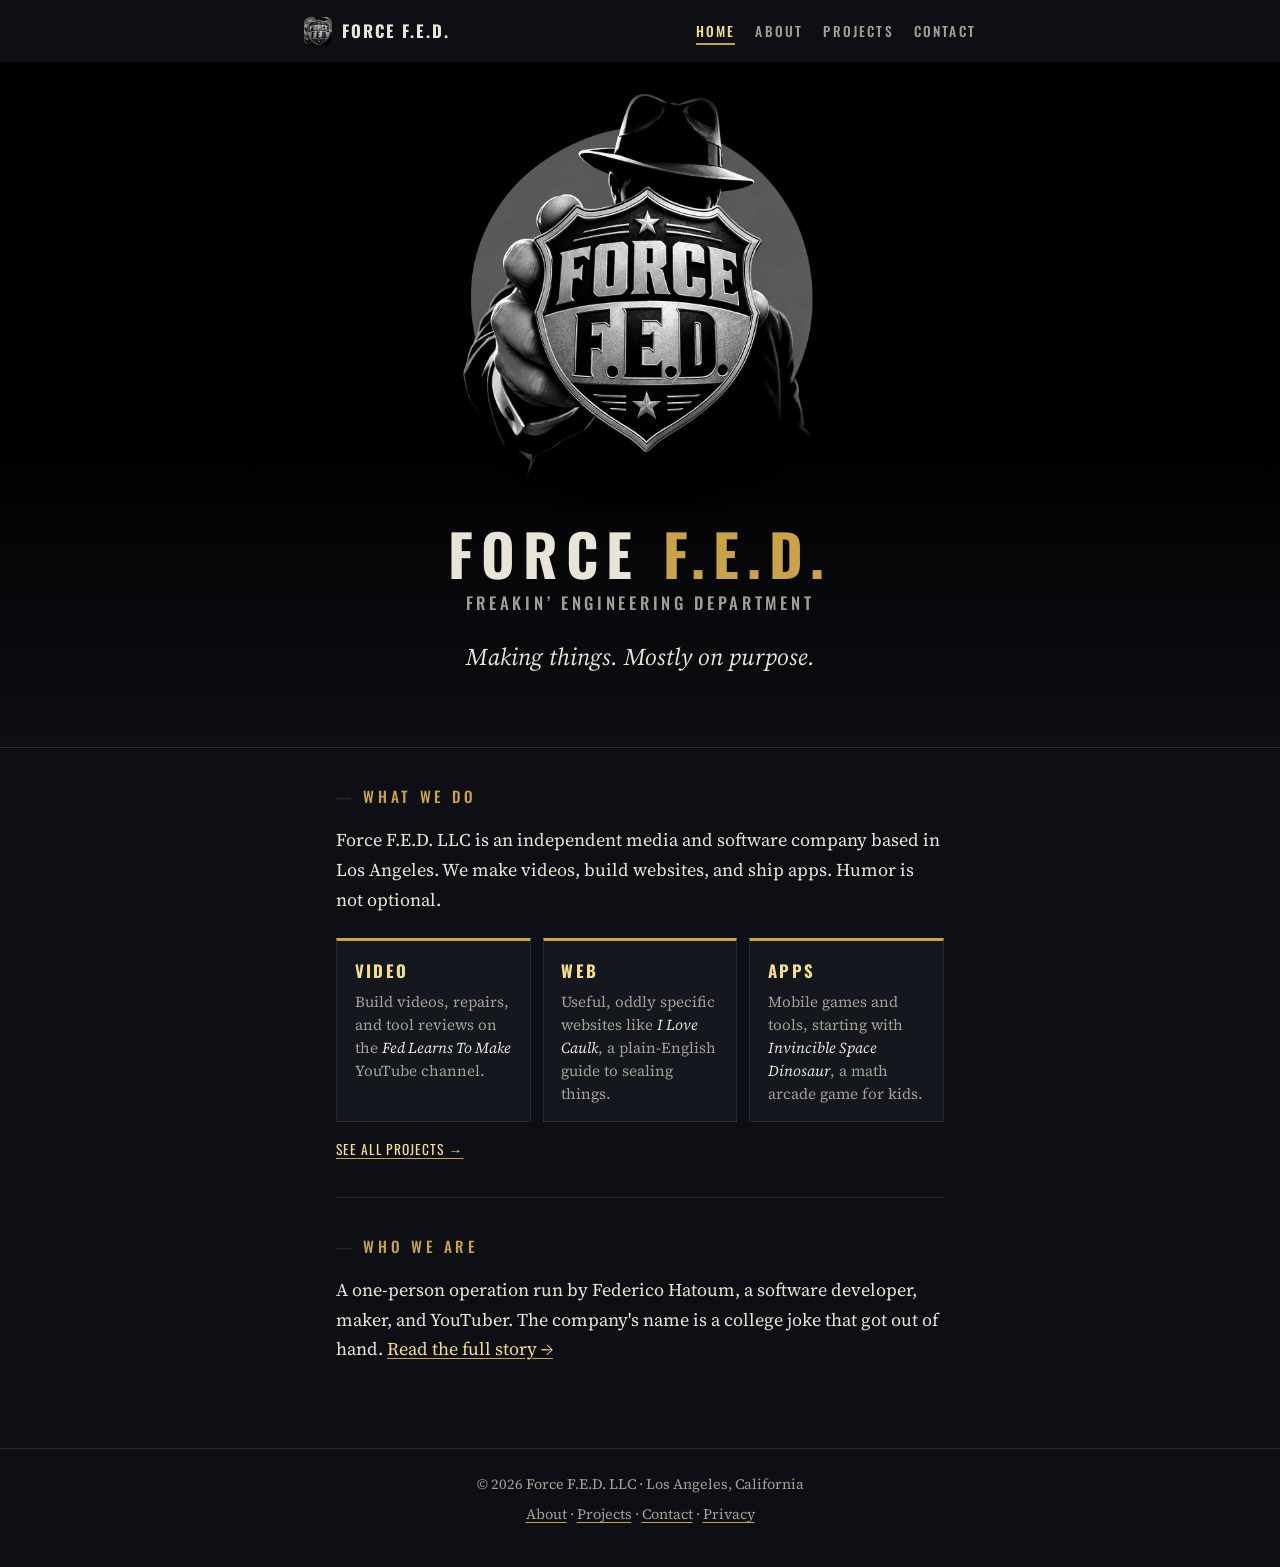
<file: index.html>
<!doctype html>
<html lang="en">
<head>
  <meta charset="utf-8">
  <meta name="viewport" content="width=device-width, initial-scale=1">
  <title>Force F.E.D. LLC</title>
  <meta name="description" content="Force F.E.D. LLC, the Freakin' Engineering Department: an independent media and software company in Los Angeles making videos, websites, and apps.">
  <link rel="icon" type="image/png" href="/favicon.png">
  <link rel="apple-touch-icon" href="/favicon.png">
  <link rel="canonical" href="https://forcefed.com/">
  <meta property="og:title" content="Force F.E.D. LLC">
  <meta property="og:description" content="Force F.E.D. LLC, the Freakin' Engineering Department: an independent media and software company in Los Angeles making videos, websites, and apps.">
  <meta property="og:url" content="https://forcefed.com/">
  <meta property="og:image" content="https://forcefed.com/logo.webp">
  <meta property="og:type" content="website">
  <link rel="preconnect" href="https://fonts.googleapis.com">
  <link rel="preconnect" href="https://fonts.gstatic.com" crossorigin>
  <link href="https://fonts.googleapis.com/css2?family=Oswald:wght@500;700&family=Source+Serif+4:ital,opsz,wght@0,8..60,400;0,8..60,600;1,8..60,400&display=swap" rel="stylesheet">
  <link rel="stylesheet" href="/styles.css?v=4">
</head>
<body>
  <nav class="nav" aria-label="Main">
    <a class="nav-brand" href="/">
      <img src="/favicon.png" width="28" height="28" alt="">
      <span>Force <span class="dots">F.E.D.</span></span>
    </a>
    <ul class="nav-links">
      <li><a href="/" aria-current="page">Home</a></li>
      <li><a href="/about/">About</a></li>
      <li><a href="/projects/">Projects</a></li>
      <li><a href="/contact/">Contact</a></li>
    </ul>
  </nav>

  <header class="hero">
    <div class="hero-inner">
      <img class="logo" src="/logo.webp" width="1254" height="1254" alt="Force F.E.D. badge held up by a figure in a fedora">
      <h1 class="wordmark">Force <span class="dots">F.E.D.</span></h1>
      <p class="acronym">Freakin&rsquo; Engineering Department</p>
      <p class="tagline" id="tagline">Making things. Mostly on purpose.</p>
    </div>
  </header>

  <main>
    <section class="section">
      <h2>What we do</h2>
      <p>
        Force F.E.D. LLC is an independent media and software company based in Los Angeles.
        We make videos, build websites, and ship apps. Humor is not optional.
      </p>
      <div class="pillars">
        <a class="pillar" href="/projects/#fed-learns-to-make">
          <h3>Video</h3>
          <p>Build videos, repairs, and tool reviews on the <em>Fed Learns To Make</em> YouTube channel.</p>
        </a>
        <a class="pillar" href="/projects/#i-love-caulk">
          <h3>Web</h3>
          <p>Useful, oddly specific websites like <em>I Love Caulk</em>, a plain-English guide to sealing things.</p>
        </a>
        <a class="pillar" href="/projects/#invincible-space-dinosaur">
          <h3>Apps</h3>
          <p>Mobile games and tools, starting with <em>Invincible Space Dinosaur</em>, a math arcade game for kids.</p>
        </a>
      </div>
      <p class="more"><a href="/projects/">See all projects &rarr;</a></p>
    </section>

    <section class="section">
      <h2>Who we are</h2>
      <p>
        A one-person operation run by Federico Hatoum, a software developer, maker, and
        YouTuber. The company's name is a college joke that got out of hand.
        <a href="/about/">Read the full story &rarr;</a>
      </p>
    </section>
  </main>

  <footer class="footer">
    <p>&copy; <span class="year">2026</span> Force F.E.D. LLC &middot; Los Angeles, California</p>
    <p class="footer-links">
      <a href="/about/">About</a> &middot;
      <a href="/projects/">Projects</a> &middot;
      <a href="/contact/">Contact</a> &middot;
      <a href="/privacy/">Privacy</a>
    </p>
  </footer>
  <script>
    document.querySelectorAll('.year').forEach(function (e) { e.textContent = new Date().getFullYear(); });
  </script>

  <script>
    // Rotating taglines: the first always leads a cycle; the rest are shuffled
    // without replacement until all have shown, then the cycle restarts.
    (function () {
      var TAGLINES = [
        "Making things. Mostly on purpose.",
        "Setting standards nobody asked for.",
        "We've thought of everything. Except that.",
        "Excellence through trial, error, and denial.",
        "Our brilliance speaks for itself. Non-stop.",
        "Confidence far exceeding expectations.",
        "Our reputation precedes us. We apologize.",
        "We have a plan. It's adorable.",
        "If it ain't broke, we can fix it.",
        "Overengineering the unnecessary since day one.",
        "Please remain impressed.",
        "We're so great, we take our breath away.",
        "Officially recognized by ourselves.",
        "We mostly know exactly what we're doing. Mostly.",
        "No idea too small to overcomplicate.",
        "A proud tradition of recent accomplishments.",
        "Pioneering solutions to imaginary problems.",
        "Exceeding our own low expectations."
      ];
      var HOLD_MS = 10000;
      var FADE_MS = 600;

      var el = document.getElementById('tagline');
      var queue = [];

      function shuffle(arr) {
        for (var i = arr.length - 1; i> 0; i--) {
          var j = Math.floor(Math.random() * (i + 1));
          var t = arr[i]; arr[i] = arr[j]; arr[j] = t;
        }
        return arr;
      }

      function nextCycle() {
        queue = [TAGLINES[0]].concat(shuffle(TAGLINES.slice(1)));
      }

      function next() {
        if (queue.length === 0) nextCycle();
        return queue.shift();
      }

      // The first tagline is already in the HTML; consume it so the cycle continues from it.
      nextCycle();
      queue.shift();

      var reduceMotion = window.matchMedia &&
        window.matchMedia('(prefers-reduced-motion: reduce)').matches;

      function show(text) {
        if (reduceMotion) { el.textContent = text; return; }
        el.classList.add('is-fading');
        setTimeout(function () {
          el.textContent = text;
          el.classList.remove('is-fading');
        }, FADE_MS);
      }

      setInterval(function () { show(next()); }, HOLD_MS);
    })();
  </script>
</body>
</html>
</file>
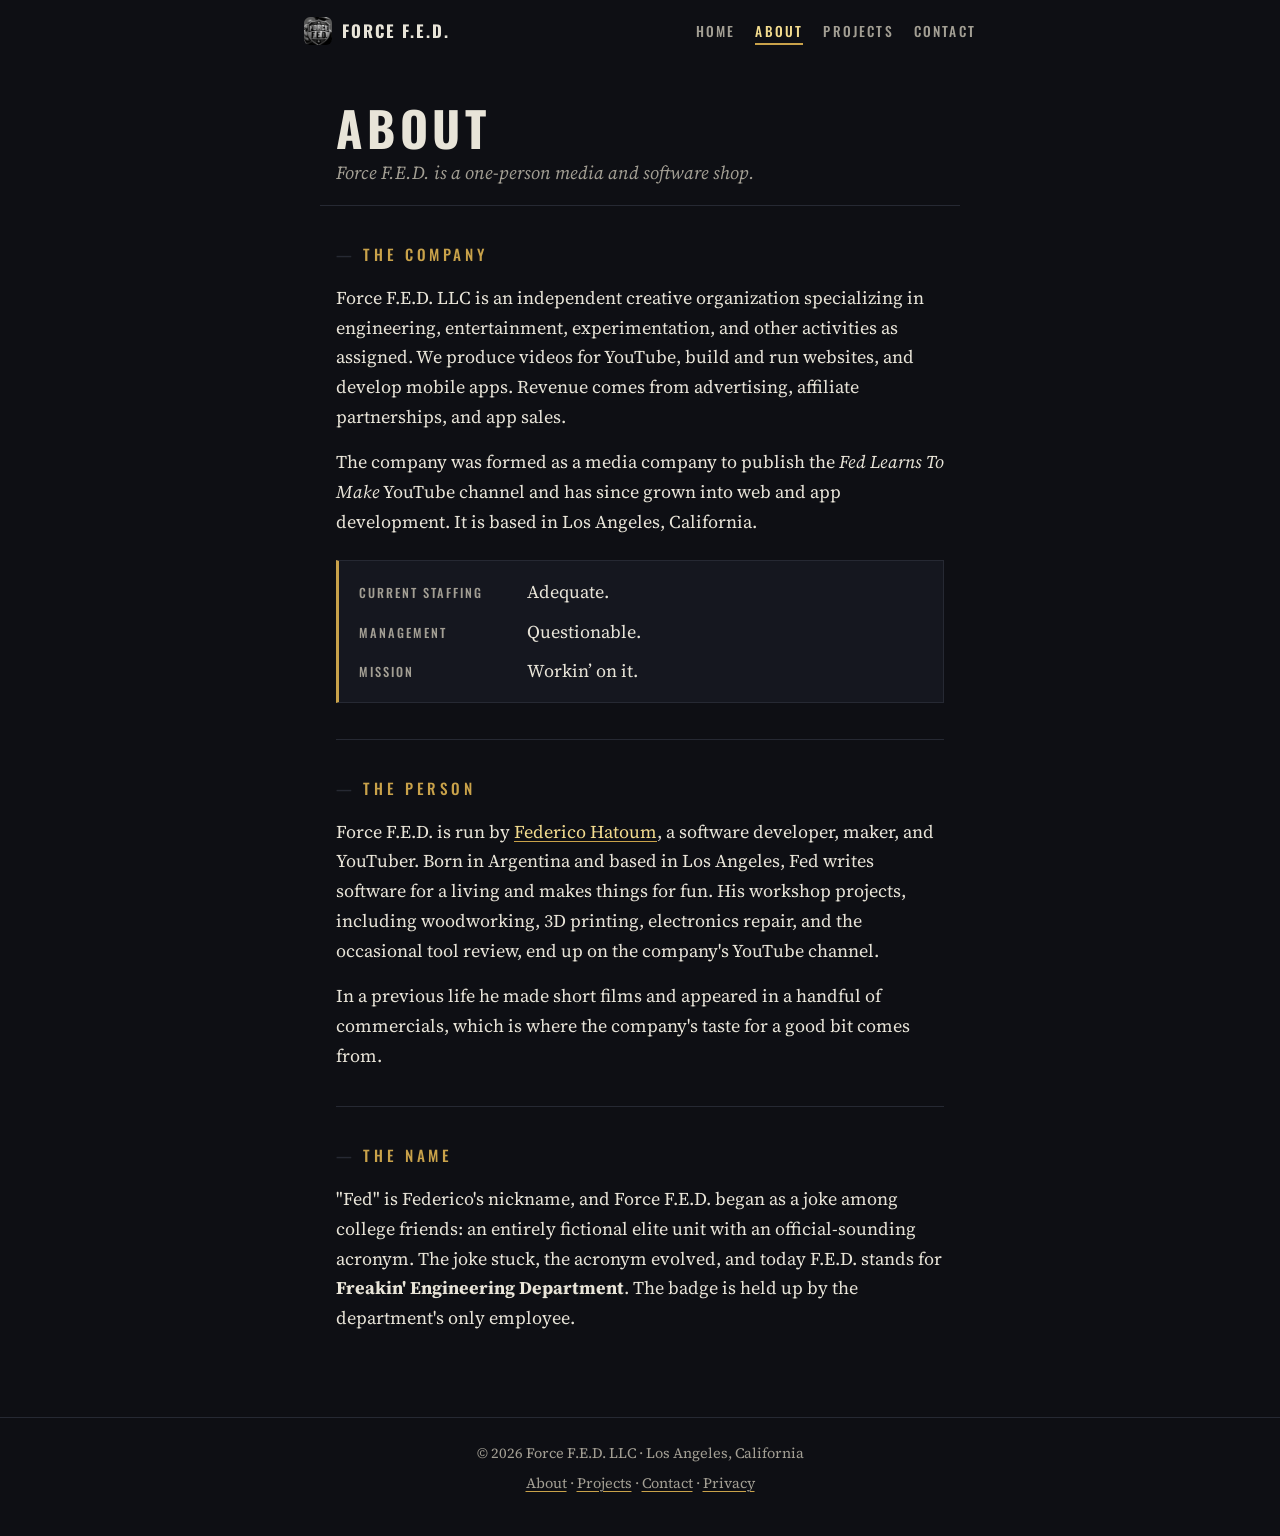
<file: about/index.html>
<!doctype html>
<html lang="en">
<head>
  <meta charset="utf-8">
  <meta name="viewport" content="width=device-width, initial-scale=1">
  <title>About · Force F.E.D. LLC</title>
  <meta name="description" content="Force F.E.D. LLC is a one-person media and software shop in Los Angeles run by Federico Hatoum.">
  <link rel="icon" type="image/png" href="/favicon.png">
  <link rel="apple-touch-icon" href="/favicon.png">
  <link rel="canonical" href="https://forcefed.com/about/">
  <meta property="og:title" content="About · Force F.E.D. LLC">
  <meta property="og:description" content="Force F.E.D. LLC is a one-person media and software shop in Los Angeles run by Federico Hatoum.">
  <meta property="og:url" content="https://forcefed.com/about/">
  <meta property="og:image" content="https://forcefed.com/logo.webp">
  <meta property="og:type" content="website">
  <link rel="preconnect" href="https://fonts.googleapis.com">
  <link rel="preconnect" href="https://fonts.gstatic.com" crossorigin>
  <link href="https://fonts.googleapis.com/css2?family=Oswald:wght@500;700&family=Source+Serif+4:ital,opsz,wght@0,8..60,400;0,8..60,600;1,8..60,400&display=swap" rel="stylesheet">
  <link rel="stylesheet" href="/styles.css?v=4">
</head>
<body>
  <nav class="nav" aria-label="Main">
    <a class="nav-brand" href="/">
      <img src="/favicon.png" width="28" height="28" alt="">
      <span>Force <span class="dots">F.E.D.</span></span>
    </a>
    <ul class="nav-links">
      <li><a href="/">Home</a></li>
      <li><a href="/about/" aria-current="page">About</a></li>
      <li><a href="/projects/">Projects</a></li>
      <li><a href="/contact/">Contact</a></li>
    </ul>
  </nav>

  <header class="page-head">
    <h1>About</h1>
    <p class="lede">Force F.E.D. is a one-person media and software shop.</p>
  </header>

  <main>
    <section class="section">
      <h2>The company</h2>
      <p>
        Force F.E.D. LLC is an independent creative organization specializing in engineering,
        entertainment, experimentation, and other activities as assigned. We produce videos for
        YouTube, build and run websites, and develop mobile apps. Revenue comes from advertising,
        affiliate partnerships, and app sales.
      </p>
      <p>
        The company was formed as a media company to publish the <em>Fed Learns To Make</em>
        YouTube channel and has since grown into web and app development. It is based in
        Los Angeles, California.
      </p>
      <dl class="facts">
        <div><dt>Current staffing</dt><dd>Adequate.</dd></div>
        <div><dt>Management</dt><dd>Questionable.</dd></div>
        <div><dt>Mission</dt><dd>Workin&rsquo; on it.</dd></div>
      </dl>
    </section>

    <section class="section">
      <h2>The person</h2>
      <p>
        Force F.E.D. is run by <a href="https://hatoum.com" rel="me">Federico Hatoum</a>, a
        software developer, maker, and YouTuber. Born in Argentina and based in Los Angeles,
        Fed writes software for a living and makes things for fun. His workshop projects,
        including woodworking, 3D printing, electronics repair, and the occasional tool review,
        end up on the company's YouTube channel.
      </p>
      <p>
        In a previous life he made short films and appeared in a handful of commercials, which
        is where the company's taste for a good bit comes from.
      </p>
    </section>

    <section class="section">
      <h2>The name</h2>
      <p>
        "Fed" is Federico's nickname, and Force F.E.D. began as a joke among college friends:
        an entirely fictional elite unit with an official-sounding acronym. The joke stuck,
        the acronym evolved, and today F.E.D. stands for <strong>Freakin' Engineering
        Department</strong>. The badge is held up by the department's only employee.
      </p>
    </section>
  </main>

  <footer class="footer">
    <p>&copy; <span class="year">2026</span> Force F.E.D. LLC &middot; Los Angeles, California</p>
    <p class="footer-links">
      <a href="/about/">About</a> &middot;
      <a href="/projects/">Projects</a> &middot;
      <a href="/contact/">Contact</a> &middot;
      <a href="/privacy/">Privacy</a>
    </p>
  </footer>
  <script>
    document.querySelectorAll('.year').forEach(function (e) { e.textContent = new Date().getFullYear(); });
  </script>
</body>
</html>
</file>
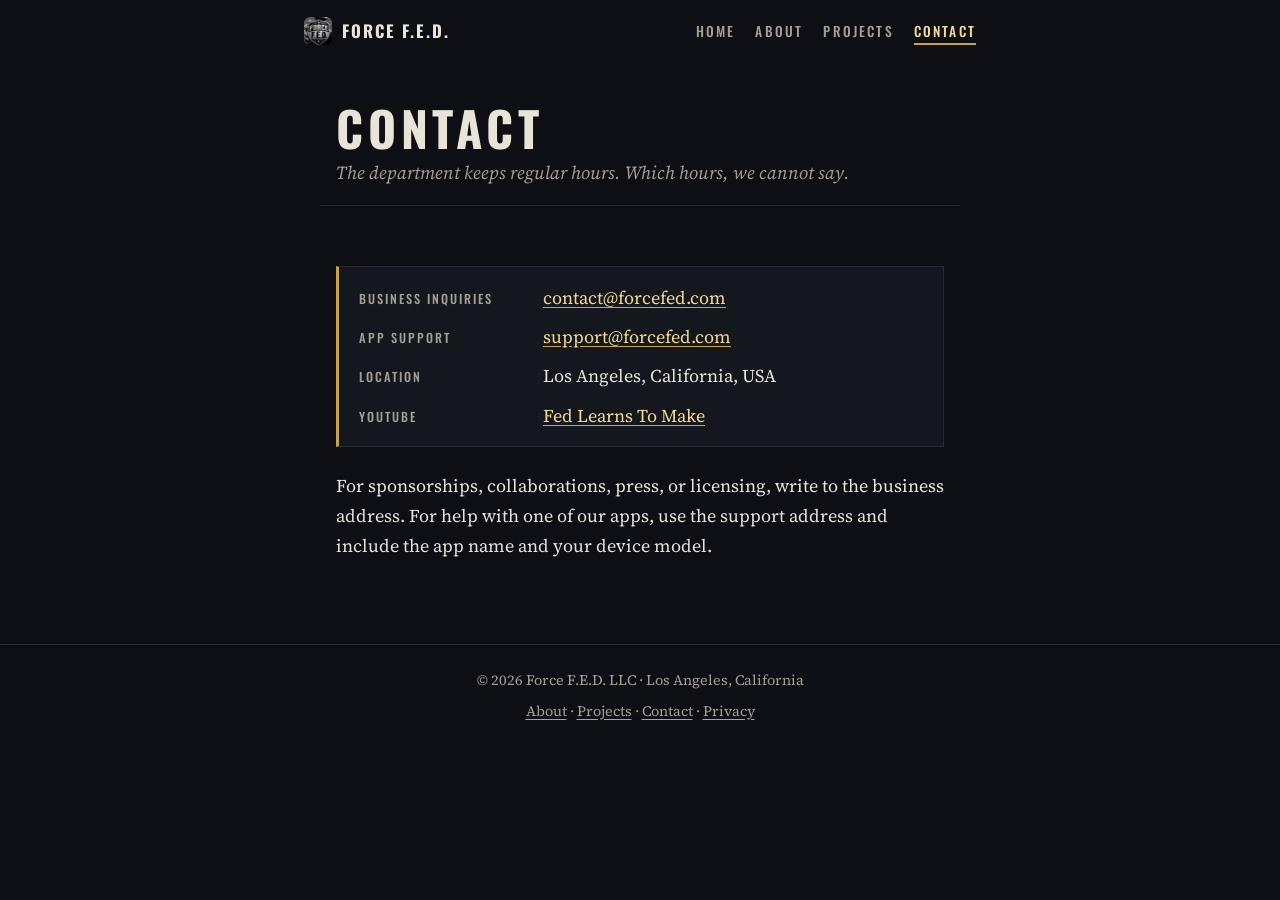
<file: contact/index.html>
<!doctype html>
<html lang="en">
<head>
  <meta charset="utf-8">
  <meta name="viewport" content="width=device-width, initial-scale=1">
  <title>Contact · Force F.E.D. LLC</title>
  <meta name="description" content="Contact Force F.E.D. LLC for business inquiries, app support, press, and collaborations.">
  <link rel="icon" type="image/png" href="/favicon.png">
  <link rel="apple-touch-icon" href="/favicon.png">
  <link rel="canonical" href="https://forcefed.com/contact/">
  <meta property="og:title" content="Contact · Force F.E.D. LLC">
  <meta property="og:description" content="Contact Force F.E.D. LLC for business inquiries, app support, press, and collaborations.">
  <meta property="og:url" content="https://forcefed.com/contact/">
  <meta property="og:image" content="https://forcefed.com/logo.webp">
  <meta property="og:type" content="website">
  <link rel="preconnect" href="https://fonts.googleapis.com">
  <link rel="preconnect" href="https://fonts.gstatic.com" crossorigin>
  <link href="https://fonts.googleapis.com/css2?family=Oswald:wght@500;700&family=Source+Serif+4:ital,opsz,wght@0,8..60,400;0,8..60,600;1,8..60,400&display=swap" rel="stylesheet">
  <link rel="stylesheet" href="/styles.css?v=4">
</head>
<body>
  <nav class="nav" aria-label="Main">
    <a class="nav-brand" href="/">
      <img src="/favicon.png" width="28" height="28" alt="">
      <span>Force <span class="dots">F.E.D.</span></span>
    </a>
    <ul class="nav-links">
      <li><a href="/">Home</a></li>
      <li><a href="/about/">About</a></li>
      <li><a href="/projects/">Projects</a></li>
      <li><a href="/contact/" aria-current="page">Contact</a></li>
    </ul>
  </nav>

  <header class="page-head">
    <h1>Contact</h1>
    <p class="lede">The department keeps regular hours. Which hours, we cannot say.</p>
  </header>

  <main>
    <section class="section">
      <dl class="facts contact-facts">
        <div><dt>Business inquiries</dt><dd><a href="mailto:contact@forcefed.com">contact@forcefed.com</a></dd></div>
        <div><dt>App support</dt><dd><a href="mailto:support@forcefed.com">support@forcefed.com</a></dd></div>
        <div><dt>Location</dt><dd>Los Angeles, California, USA</dd></div>
        <div><dt>YouTube</dt><dd><a href="https://www.youtube.com/channel/UCQGkNFXJCUBLkzMIShzf12g" rel="noopener">Fed Learns To Make</a></dd></div>
      </dl>
      <p>
        For sponsorships, collaborations, press, or licensing, write to the business address.
        For help with one of our apps, use the support address and include the app name and your
        device model.
      </p>
    </section>
  </main>

  <footer class="footer">
    <p>&copy; <span class="year">2026</span> Force F.E.D. LLC &middot; Los Angeles, California</p>
    <p class="footer-links">
      <a href="/about/">About</a> &middot;
      <a href="/projects/">Projects</a> &middot;
      <a href="/contact/">Contact</a> &middot;
      <a href="/privacy/">Privacy</a>
    </p>
  </footer>
  <script>
    document.querySelectorAll('.year').forEach(function (e) { e.textContent = new Date().getFullYear(); });
  </script>
</body>
</html>
</file>
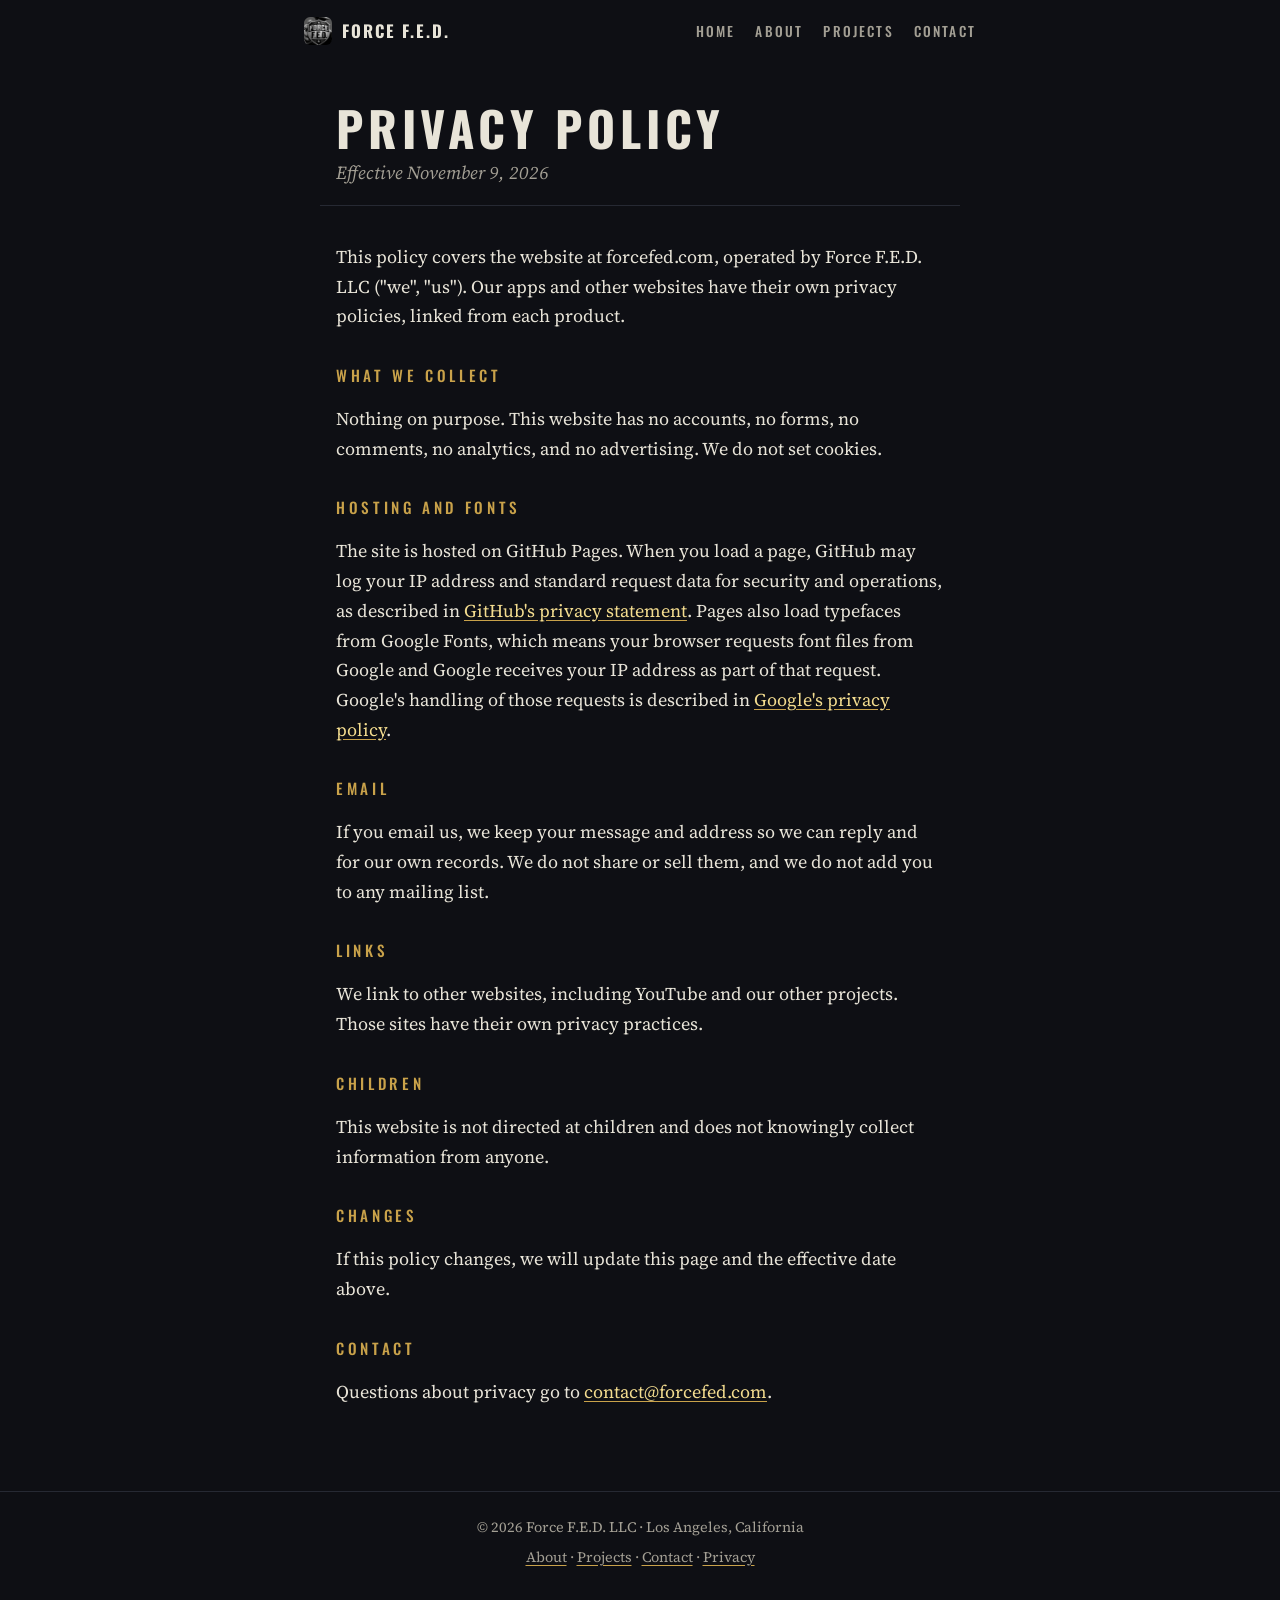
<file: privacy/index.html>
<!doctype html>
<html lang="en">
<head>
  <meta charset="utf-8">
  <meta name="viewport" content="width=device-width, initial-scale=1">
  <title>Privacy Policy · Force F.E.D. LLC</title>
  <meta name="description" content="Privacy policy for the forcefed.com website, operated by Force F.E.D. LLC.">
  <link rel="icon" type="image/png" href="/favicon.png">
  <link rel="apple-touch-icon" href="/favicon.png">
  <link rel="canonical" href="https://forcefed.com/privacy/">
  <meta property="og:title" content="Privacy Policy · Force F.E.D. LLC">
  <meta property="og:description" content="Privacy policy for the forcefed.com website, operated by Force F.E.D. LLC.">
  <meta property="og:url" content="https://forcefed.com/privacy/">
  <meta property="og:image" content="https://forcefed.com/logo.webp">
  <meta property="og:type" content="website">
  <link rel="preconnect" href="https://fonts.googleapis.com">
  <link rel="preconnect" href="https://fonts.gstatic.com" crossorigin>
  <link href="https://fonts.googleapis.com/css2?family=Oswald:wght@500;700&family=Source+Serif+4:ital,opsz,wght@0,8..60,400;0,8..60,600;1,8..60,400&display=swap" rel="stylesheet">
  <link rel="stylesheet" href="/styles.css?v=4">
</head>
<body>
  <nav class="nav" aria-label="Main">
    <a class="nav-brand" href="/">
      <img src="/favicon.png" width="28" height="28" alt="">
      <span>Force <span class="dots">F.E.D.</span></span>
    </a>
    <ul class="nav-links">
      <li><a href="/">Home</a></li>
      <li><a href="/about/">About</a></li>
      <li><a href="/projects/">Projects</a></li>
      <li><a href="/contact/">Contact</a></li>
    </ul>
  </nav>

  <header class="page-head">
    <h1>Privacy Policy</h1>
    <p class="lede">Effective November 9, 2026</p>
  </header>

  <main class="prose">
    <section class="section">
      <p>
        This policy covers the website at forcefed.com, operated by Force F.E.D. LLC
        ("we", "us"). Our apps and other websites have their own privacy policies, linked
        from each product.
      </p>

      <h2>What we collect</h2>
      <p>
        Nothing on purpose. This website has no accounts, no forms, no comments, no analytics,
        and no advertising. We do not set cookies.
      </p>

      <h2>Hosting and fonts</h2>
      <p>
        The site is hosted on GitHub Pages. When you load a page, GitHub may log your IP address
        and standard request data for security and operations, as described in
        <a href="https://docs.github.com/en/site-policy/privacy-policies/github-general-privacy-statement" rel="noopener">GitHub's privacy statement</a>.
        Pages also load typefaces from Google Fonts, which means your browser requests font files
        from Google and Google receives your IP address as part of that request. Google's
        handling of those requests is described in
        <a href="https://policies.google.com/privacy" rel="noopener">Google's privacy policy</a>.
      </p>

      <h2>Email</h2>
      <p>
        If you email us, we keep your message and address so we can reply and for our own
        records. We do not share or sell them, and we do not add you to any mailing list.
      </p>

      <h2>Links</h2>
      <p>
        We link to other websites, including YouTube and our other projects. Those sites have
        their own privacy practices.
      </p>

      <h2>Children</h2>
      <p>
        This website is not directed at children and does not knowingly collect information
        from anyone.
      </p>

      <h2>Changes</h2>
      <p>
        If this policy changes, we will update this page and the effective date above.
      </p>

      <h2>Contact</h2>
      <p>
        Questions about privacy go to <a href="mailto:contact@forcefed.com">contact@forcefed.com</a>.
      </p>
    </section>
  </main>

  <footer class="footer">
    <p>&copy; <span class="year">2026</span> Force F.E.D. LLC &middot; Los Angeles, California</p>
    <p class="footer-links">
      <a href="/about/">About</a> &middot;
      <a href="/projects/">Projects</a> &middot;
      <a href="/contact/">Contact</a> &middot;
      <a href="/privacy/">Privacy</a>
    </p>
  </footer>
  <script>
    document.querySelectorAll('.year').forEach(function (e) { e.textContent = new Date().getFullYear(); });
  </script>
</body>
</html>
</file>
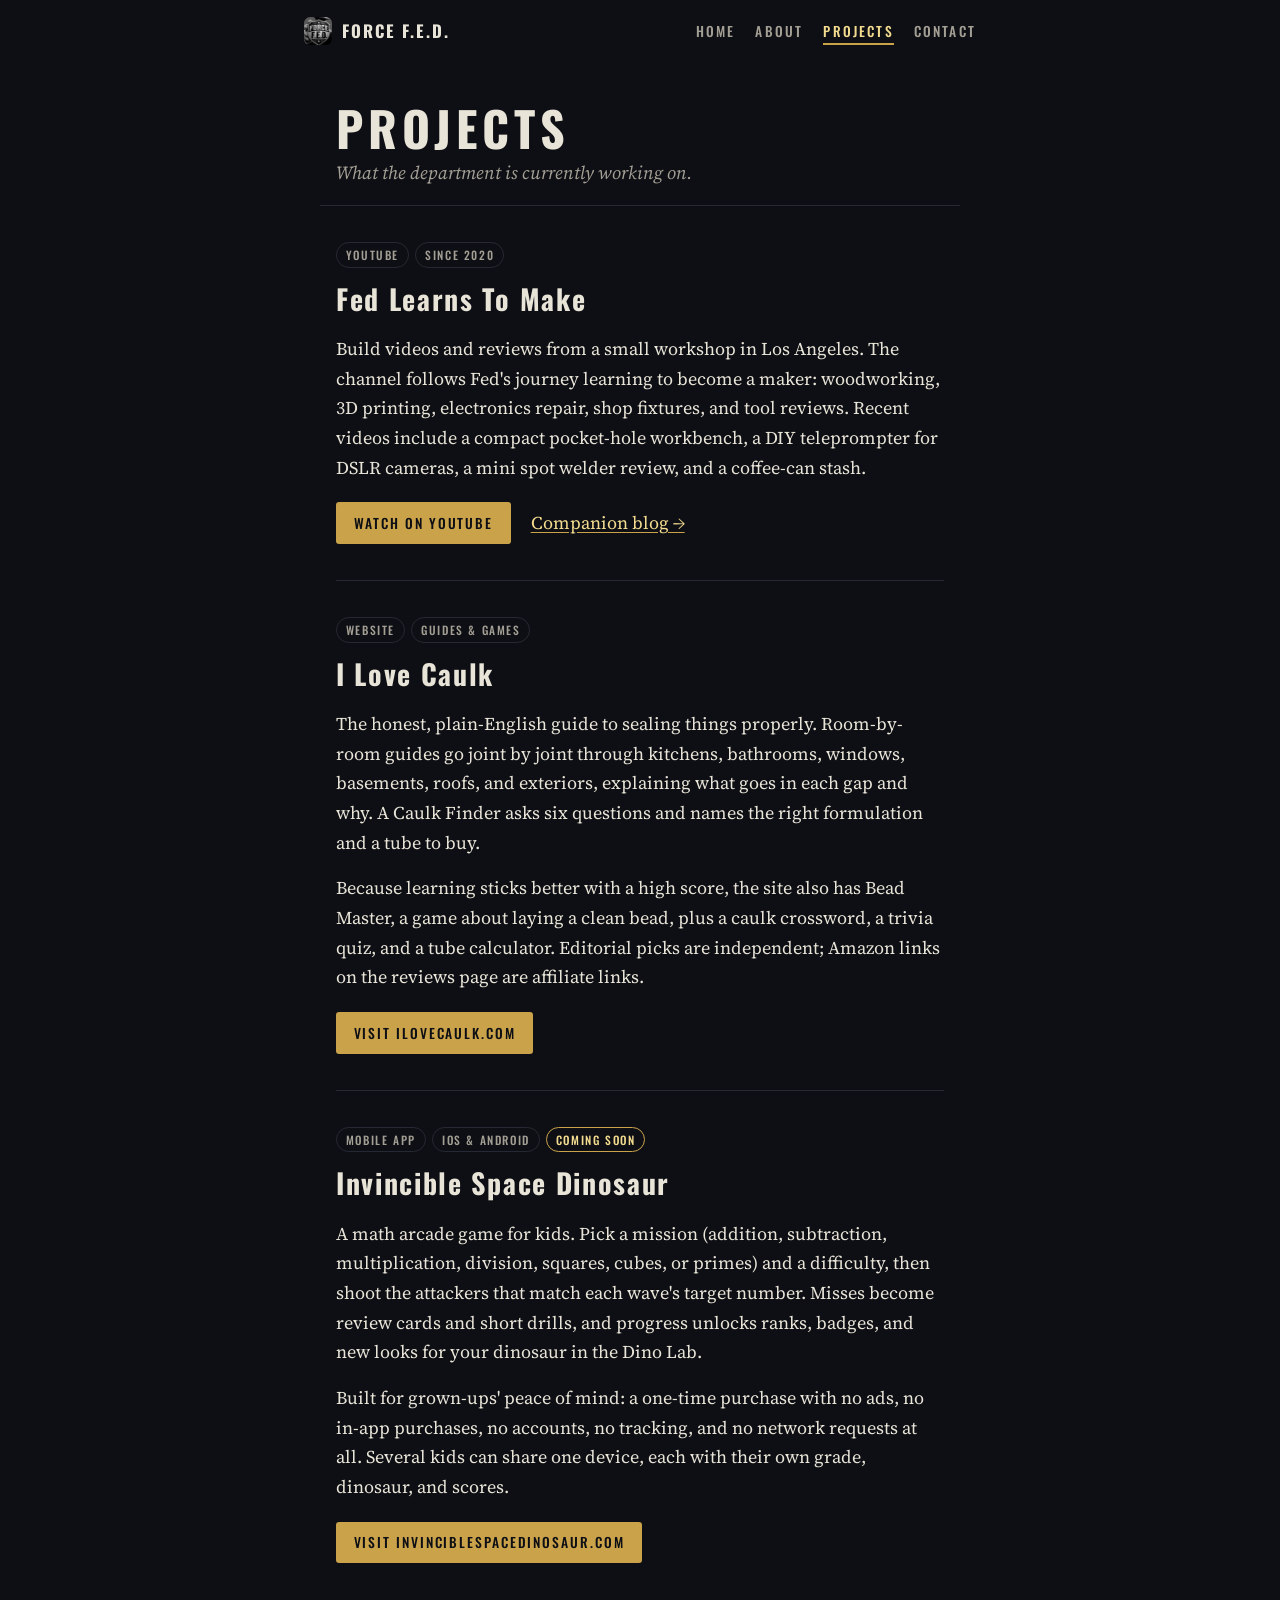
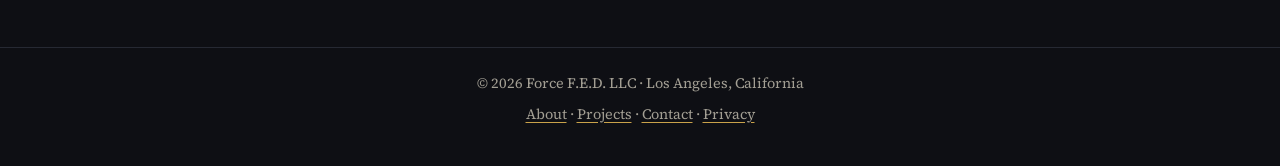
<file: projects/index.html>
<!doctype html>
<html lang="en">
<head>
  <meta charset="utf-8">
  <meta name="viewport" content="width=device-width, initial-scale=1">
  <title>Projects · Force F.E.D. LLC</title>
  <meta name="description" content="Projects by Force F.E.D. LLC: the Fed Learns To Make YouTube channel, I Love Caulk, and the Invincible Space Dinosaur math game.">
  <link rel="icon" type="image/png" href="/favicon.png">
  <link rel="apple-touch-icon" href="/favicon.png">
  <link rel="canonical" href="https://forcefed.com/projects/">
  <meta property="og:title" content="Projects · Force F.E.D. LLC">
  <meta property="og:description" content="Projects by Force F.E.D. LLC: the Fed Learns To Make YouTube channel, I Love Caulk, and the Invincible Space Dinosaur math game.">
  <meta property="og:url" content="https://forcefed.com/projects/">
  <meta property="og:image" content="https://forcefed.com/logo.webp">
  <meta property="og:type" content="website">
  <link rel="preconnect" href="https://fonts.googleapis.com">
  <link rel="preconnect" href="https://fonts.gstatic.com" crossorigin>
  <link href="https://fonts.googleapis.com/css2?family=Oswald:wght@500;700&family=Source+Serif+4:ital,opsz,wght@0,8..60,400;0,8..60,600;1,8..60,400&display=swap" rel="stylesheet">
  <link rel="stylesheet" href="/styles.css?v=4">
</head>
<body>
  <nav class="nav" aria-label="Main">
    <a class="nav-brand" href="/">
      <img src="/favicon.png" width="28" height="28" alt="">
      <span>Force <span class="dots">F.E.D.</span></span>
    </a>
    <ul class="nav-links">
      <li><a href="/">Home</a></li>
      <li><a href="/about/">About</a></li>
      <li><a href="/projects/" aria-current="page">Projects</a></li>
      <li><a href="/contact/">Contact</a></li>
    </ul>
  </nav>

  <header class="page-head">
    <h1>Projects</h1>
    <p class="lede">What the department is currently working on.</p>
  </header>

  <main>
    <article class="project" id="fed-learns-to-make">
      <div class="project-meta">
        <span class="chip">YouTube</span>
        <span class="chip">Since 2020</span>
      </div>
      <h2>Fed Learns To Make</h2>
      <p>
        Build videos and reviews from a small workshop in Los Angeles. The channel follows Fed's
        journey learning to become a maker: woodworking, 3D printing, electronics repair, shop
        fixtures, and tool reviews. Recent videos include a compact pocket-hole workbench, a DIY
        teleprompter for DSLR cameras, a mini spot welder review, and a coffee-can stash.
      </p>
      <p class="project-links">
        <a class="button" href="https://www.youtube.com/channel/UCQGkNFXJCUBLkzMIShzf12g" rel="noopener">Watch on YouTube</a>
        <a href="https://hatoum.com/blog/" rel="noopener">Companion blog &rarr;</a>
      </p>
    </article>

    <article class="project" id="i-love-caulk">
      <div class="project-meta">
        <span class="chip">Website</span>
        <span class="chip">Guides &amp; games</span>
      </div>
      <h2>I Love Caulk</h2>
      <p>
        The honest, plain-English guide to sealing things properly. Room-by-room guides go joint
        by joint through kitchens, bathrooms, windows, basements, roofs, and exteriors, explaining
        what goes in each gap and why. A Caulk Finder asks six questions and names the right
        formulation and a tube to buy.
      </p>
      <p>
        Because learning sticks better with a high score, the site also has Bead Master, a game
        about laying a clean bead, plus a caulk crossword, a trivia quiz, and a tube calculator.
        Editorial picks are independent; Amazon links on the reviews page are affiliate links.
      </p>
      <p class="project-links">
        <a class="button" href="https://ilovecaulk.com" rel="noopener">Visit ilovecaulk.com</a>
      </p>
    </article>

    <article class="project" id="invincible-space-dinosaur">
      <div class="project-meta">
        <span class="chip">Mobile app</span>
        <span class="chip">iOS &amp; Android</span>
        <span class="chip chip-soon">Coming soon</span>
      </div>
      <h2>Invincible Space Dinosaur</h2>
      <p>
        A math arcade game for kids. Pick a mission (addition, subtraction, multiplication,
        division, squares, cubes, or primes) and a difficulty, then shoot the attackers that
        match each wave's target number. Misses become review cards and short drills, and
        progress unlocks ranks, badges, and new looks for your dinosaur in the Dino Lab.
      </p>
      <p>
        Built for grown-ups' peace of mind: a one-time purchase with no ads, no in-app
        purchases, no accounts, no tracking, and no network requests at all. Several kids can
        share one device, each with their own grade, dinosaur, and scores.
      </p>
      <p class="project-links">
        <a class="button" href="https://invinciblespacedinosaur.com" rel="noopener">Visit invinciblespacedinosaur.com</a>
      </p>
    </article>
  </main>

  <footer class="footer">
    <p>&copy; <span class="year">2026</span> Force F.E.D. LLC &middot; Los Angeles, California</p>
    <p class="footer-links">
      <a href="/about/">About</a> &middot;
      <a href="/projects/">Projects</a> &middot;
      <a href="/contact/">Contact</a> &middot;
      <a href="/privacy/">Privacy</a>
    </p>
  </footer>
  <script>
    document.querySelectorAll('.year').forEach(function (e) { e.textContent = new Date().getFullYear(); });
  </script>
</body>
</html>
</file>
<file: styles.css>
:root {
  --bg: #0e0f14;
  --bg-elev: #15171f;
  --ink: #e8e4d8;
  --ink-muted: #a39f94;
  --brass: #c9a24a;
  --brass-bright: #f3dc8f;
  --line: #262933;
  --serif: "Source Serif 4", Georgia, "Times New Roman", serif;
  --display: "Oswald", "Arial Narrow", Impact, sans-serif;
}

* { box-sizing: border-box; }

html { color-scheme: dark; }

body {
  margin: 0;
  background: var(--bg);
  color: var(--ink);
  font-family: var(--serif);
  font-size: 1.125rem;
  line-height: 1.65;
  -webkit-font-smoothing: antialiased;
}

a { color: var(--brass-bright); text-decoration-color: var(--brass); text-underline-offset: 3px; }
a:hover { color: #fff; }

/* Hero */
.hero {
  position: relative;
  padding: 2rem 1rem 3rem;
  text-align: center;
  background: linear-gradient(180deg, #000 0%, #000 55%, var(--bg) 100%);
  border-bottom: 1px solid var(--line);
}
.hero-inner { max-width: 44rem; margin: 0 auto; }

.logo {
  display: block;
  width: min(420px, 86vw);
  height: auto;
  margin: 0 auto .5rem;
  -webkit-mask-image: radial-gradient(circle at 50% 50%, #000 60%, transparent 74%);
          mask-image: radial-gradient(circle at 50% 50%, #000 60%, transparent 74%);
}

.wordmark {
  font-family: var(--display);
  font-weight: 700;
  font-size: clamp(2.2rem, 7vw, 3.6rem);
  letter-spacing: .14em;
  text-transform: uppercase;
  margin: 0 0 .25rem;
  line-height: 1.1;
}
.wordmark .dots { color: var(--brass); }

.acronym {
  margin: 0;
  font-family: var(--display);
  font-weight: 500;
  font-size: clamp(.85rem, 2.4vw, 1.05rem);
  letter-spacing: .22em;
  text-transform: uppercase;
  color: var(--ink-muted);
}

.tagline {
  margin: 1.25rem auto 0;
  max-width: 30rem;
  min-height: 2.6em;
  transition: opacity .6s ease;
  font-size: clamp(1.15rem, 3vw, 1.5rem);
  font-style: italic;
  color: var(--ink);
}

/* Sections */
main { max-width: 40rem; margin: 0 auto; padding: 0 1rem 3rem; }

.section { padding: 2.25rem 0; border-bottom: 1px solid var(--line); }
.section:last-child { border-bottom: 0; }

h2 {
  font-family: var(--display);
  font-weight: 500;
  font-size: .95rem;
  letter-spacing: .24em;
  text-transform: uppercase;
  color: var(--brass);
  margin: 0 0 1rem;
}
h2::before { content: "\2014\00a0"; color: var(--line); }

p { margin: 0 0 1rem; }
p:last-child { margin-bottom: 0; }

/* Footer */
.tagline.is-fading { opacity: 0; }

@media (prefers-reduced-motion: reduce) {
  .tagline { transition: none; }
}

.facts {
  margin: 1.5rem 0 0;
  padding: 1rem 1.25rem;
  background: var(--bg-elev);
  border: 1px solid var(--line);
  border-left: 3px solid var(--brass);
  display: grid;
  gap: .6rem;
}
.facts div { display: grid; grid-template-columns: 10rem 1fr; gap: .5rem; align-items: baseline; }
.facts dt {
  font-family: var(--display);
  font-weight: 500;
  font-size: .78rem;
  letter-spacing: .16em;
  text-transform: uppercase;
  color: var(--ink-muted);
}
.facts dd { margin: 0; }

@media (max-width: 480px) {
  .facts div { grid-template-columns: 1fr; gap: .1rem; }
}

/* Footer */
.footer {
  border-top: 1px solid var(--line);
  padding: 1.5rem 1rem 2.5rem;
  text-align: center;
  color: var(--ink-muted);
  font-size: .9rem;
}
.footer p { margin: 0; }

/* Navigation */
.nav {
  display: flex;
  align-items: center;
  justify-content: space-between;
  gap: 1rem;
  max-width: 44rem;
  margin: 0 auto;
  padding: 1rem 1rem;
}
.nav-brand {
  display: inline-flex;
  align-items: center;
  gap: .6rem;
  font-family: var(--display);
  font-weight: 700;
  font-size: 1.05rem;
  letter-spacing: .12em;
  text-transform: uppercase;
  color: var(--ink);
  text-decoration: none;
}
.nav-brand img { border-radius: 6px; }
.nav-links {
  list-style: none;
  display: flex;
  gap: 1.25rem;
  margin: 0;
  padding: 0;
}
.nav-links a {
  font-family: var(--display);
  font-weight: 500;
  font-size: .85rem;
  letter-spacing: .16em;
  text-transform: uppercase;
  color: var(--ink-muted);
  text-decoration: none;
  padding-bottom: .15rem;
  border-bottom: 2px solid transparent;
}
.nav-links a:hover { color: var(--ink); }
.nav-links a[aria-current="page"] { color: var(--brass-bright); border-bottom-color: var(--brass); }
@media (max-width: 480px) {
  .nav { flex-direction: column; gap: .75rem; }
  .nav-links { gap: 1rem; }
}

/* Inner page header */
.page-head {
  max-width: 40rem;
  margin: 0 auto;
  padding: 2.5rem 1rem 1rem;
  border-bottom: 1px solid var(--line);
}
.page-head h1 {
  font-family: var(--display);
  font-weight: 700;
  font-size: clamp(2rem, 6vw, 3rem);
  letter-spacing: .1em;
  text-transform: uppercase;
  margin: 0 0 .25rem;
  line-height: 1.1;
}
.page-head .lede { margin: 0; font-style: italic; color: var(--ink-muted); font-size: 1.15rem; }

/* Pillars on the home page */
.pillars {
  display: grid;
  grid-template-columns: repeat(3, 1fr);
  gap: .75rem;
  margin: 1.5rem 0 1rem;
}
.pillar {
  display: block;
  padding: 1rem 1.1rem;
  background: var(--bg-elev);
  border: 1px solid var(--line);
  border-top: 3px solid var(--brass);
  color: var(--ink);
  text-decoration: none;
  transition: border-color .2s ease, transform .2s ease;
}
.pillar:hover { border-color: var(--brass); transform: translateY(-2px); color: var(--ink); }
.pillar h3 {
  font-family: var(--display);
  font-weight: 700;
  font-size: 1.05rem;
  letter-spacing: .14em;
  text-transform: uppercase;
  margin: 0 0 .4rem;
  color: var(--brass-bright);
}
.pillar p { margin: 0; font-size: .95rem; line-height: 1.5; color: var(--ink-muted); }
.pillar em { color: var(--ink); }
.more { font-family: var(--display); letter-spacing: .08em; text-transform: uppercase; font-size: .85rem; }
@media (max-width: 640px) { .pillars { grid-template-columns: 1fr; } }

/* Projects */
.project {
  max-width: 40rem;
  margin: 0 auto;
  padding: 2.25rem 0;
  border-bottom: 1px solid var(--line);
}
.project:last-child { border-bottom: 0; }
.project h2 {
  font-family: var(--display);
  font-weight: 700;
  font-size: 1.75rem;
  letter-spacing: .06em;
  text-transform: none;
  color: var(--ink);
  margin: .5rem 0 .75rem;
}
.project h2::before { content: none; }
.project-meta { display: flex; flex-wrap: wrap; gap: .4rem; }
.chip {
  font-family: var(--display);
  font-weight: 500;
  font-size: .72rem;
  letter-spacing: .14em;
  text-transform: uppercase;
  color: var(--ink-muted);
  border: 1px solid var(--line);
  padding: .15rem .55rem;
  border-radius: 999px;
}
.chip-soon { color: var(--brass-bright); border-color: var(--brass); }
.project-links { display: flex; flex-wrap: wrap; align-items: center; gap: 1.25rem; margin-top: 1.25rem; }

.button {
  display: inline-block;
  font-family: var(--display);
  font-weight: 500;
  font-size: .85rem;
  letter-spacing: .14em;
  text-transform: uppercase;
  color: #0e0f14;
  background: var(--brass);
  padding: .6rem 1.1rem;
  text-decoration: none;
  border-radius: 3px;
}
.button:hover { background: var(--brass-bright); color: #0e0f14; }

/* Contact & prose */
.contact-facts { margin-bottom: 1.5rem; }
.contact-facts div { grid-template-columns: 11rem 1fr; }
.prose h2 { margin-top: 2rem; }
.prose h2::before { content: none; }

.footer-links { margin-top: .4rem !important; }
.footer-links a { color: var(--ink-muted); }
.footer-links a:hover { color: var(--ink); }
</file>
